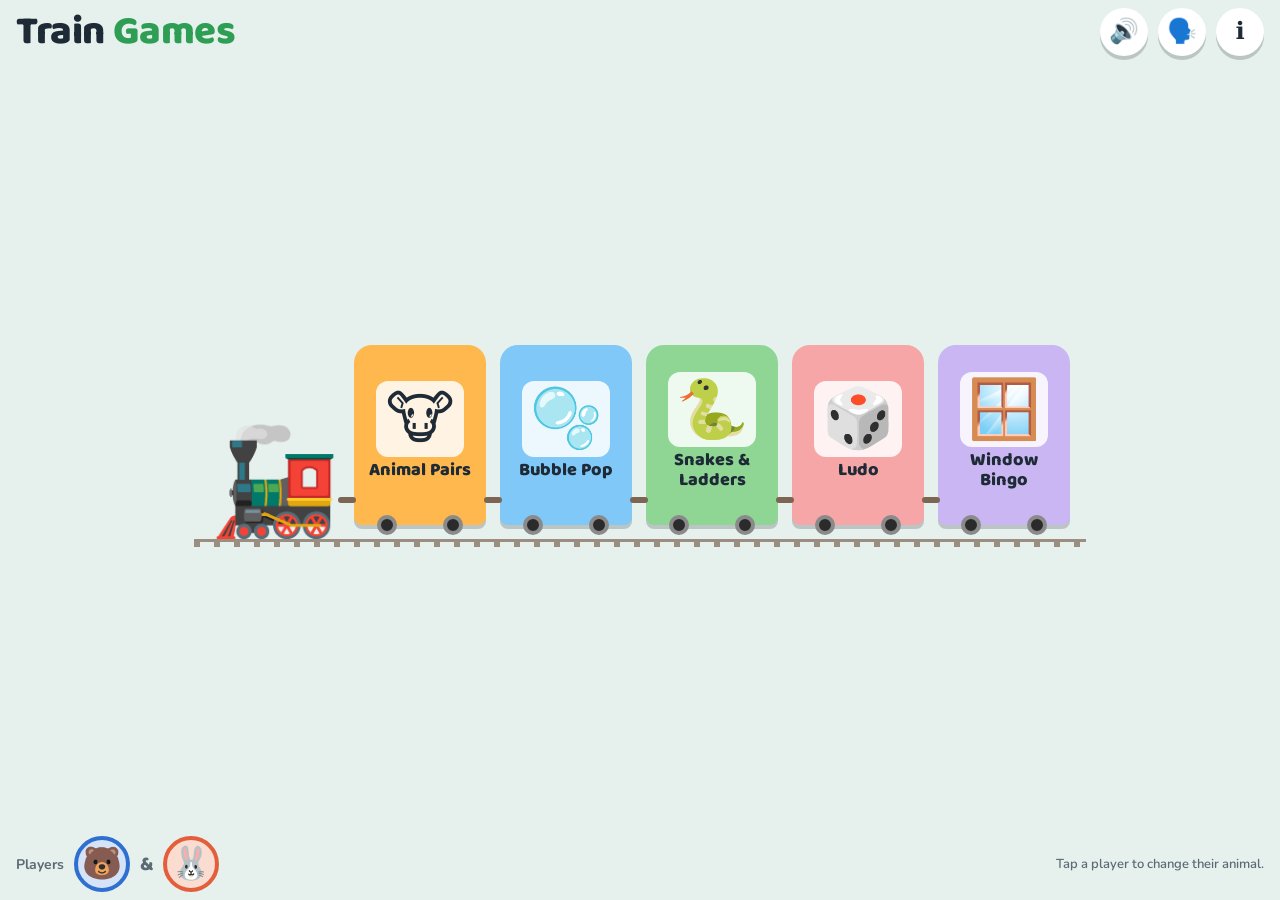
<file: web/index.html>
<!doctype html>
<html lang="en-GB">
<head>
<meta charset="utf-8">
<meta name="viewport" content="width=device-width, initial-scale=1, maximum-scale=1, user-scalable=no, viewport-fit=cover">
<meta name="apple-mobile-web-app-capable" content="yes">
<meta name="mobile-web-app-capable" content="yes">
<meta name="apple-mobile-web-app-status-bar-style" content="black-translucent">
<meta name="apple-mobile-web-app-title" content="Train Games">
<title>Train Games</title>
<link rel="manifest" href="manifest.webmanifest">
<link rel="apple-touch-icon" href="icon-180.png">
<link rel="preconnect" href="https://fonts.googleapis.com">
<link rel="preconnect" href="https://fonts.gstatic.com" crossorigin>
<link rel="stylesheet" href="https://fonts.googleapis.com/css2?family=Baloo+2:wght@600;800&family=Nunito:wght@600;700;800&display=swap">
<link rel="stylesheet" href="style.css">
</head>
<body>
<div id="app"></div>
<script src="app.js"></script>
<script>
  if ('serviceWorker' in navigator && location.protocol === 'https:') {
    navigator.serviceWorker.register('sw.js').catch(() => {});
  }
</script>
</body>
</html>
</file>
<file: web/style.css>
/* Layout: a toy train on a track where each carriage is a game. Games fill the
   screen under a slim turn bar, sized for an iPhone held sideways. */
:root {
  --bg: #E6F0EC;
  --surface: #FFFFFF;
  --ink: #1E2B36;
  --muted: #5A6B75;
  --line: #C6D6D0;
  --scrim: rgba(230, 240, 236, .88);
  --p0: #2F6FD0;
  --p0-soft: #D5E3F8;
  --p1: #E35F3B;
  --p1-soft: #FADCD1;
  --sun: #FFC23D;
  --sun-soft: #FFF0C7;
  --leaf: #2F9E55;
  --track: #7C6553;
  --sq-a: #FFF3CC;
  --sq-b: #DCEFE2;
  --sq-c: #DEE9FA;
  --sq-d: #FADFE8;
  --b1: #7FC8F8;
  --b2: #FF9EC7;
  --b3: #9BE38E;
  --b4: #FFD166;
  --l0: #E5484D; --l0-soft: #FBD9DA;
  --l1: #2F9E55; --l1-soft: #D3EFDC;
  --l2: #F2B91F; --l2-soft: #FCEFC4;
  --l3: #2F6FD0; --l3-soft: #D5E3F8;
  --cell: #FFFFFF; --cell-line: #C6D6D0;
  --display: "Baloo 2", "Chalkboard SE", "Comic Sans MS", ui-rounded, system-ui, sans-serif;
  --body: "Nunito", ui-rounded, system-ui, -apple-system, sans-serif;
  --radius: 18px;
  --press: 0 4px 0 rgba(30, 43, 54, .22);
}
@media (prefers-color-scheme: dark) {
  :root:not([data-theme="light"]) {
    --bg: #13212B; --surface: #1D2F3C; --ink: #EAF1F2; --muted: #9DB0BA; --line: #33495A;
    --scrim: rgba(19, 33, 43, .9);
    --p0: #6EA2F2; --p0-soft: #22385A; --p1: #FF8A66; --p1-soft: #4A2B23;
    --sun: #FFD067; --sun-soft: #4A3D1C; --leaf: #5BC27D; --track: #B39A85;
    --sq-a: #3A3622; --sq-b: #20382B; --sq-c: #233249; --sq-d: #3F2833;
    --press: 0 4px 0 rgba(0, 0, 0, .45);
    --l0: #FF6B6F; --l0-soft: #4A2426; --l1: #5BC27D; --l1-soft: #1F3B2A;
    --l2: #FFD067; --l2-soft: #4A3D1C; --l3: #6EA2F2; --l3-soft: #22385A;
    --cell: #1D2F3C; --cell-line: #33495A;
    color-scheme: dark;
  }
}
:root[data-theme="dark"] {
  --bg: #13212B; --surface: #1D2F3C; --ink: #EAF1F2; --muted: #9DB0BA; --line: #33495A;
  --scrim: rgba(19, 33, 43, .9);
  --p0: #6EA2F2; --p0-soft: #22385A; --p1: #FF8A66; --p1-soft: #4A2B23;
  --sun: #FFD067; --sun-soft: #4A3D1C; --leaf: #5BC27D; --track: #B39A85;
  --sq-a: #3A3622; --sq-b: #20382B; --sq-c: #233249; --sq-d: #3F2833;
  --press: 0 4px 0 rgba(0, 0, 0, .45);
  --l0: #FF6B6F; --l0-soft: #4A2426; --l1: #5BC27D; --l1-soft: #1F3B2A;
  --l2: #FFD067; --l2-soft: #4A3D1C; --l3: #6EA2F2; --l3-soft: #22385A;
  --cell: #1D2F3C; --cell-line: #33495A;
  color-scheme: dark;
}

html, body { height: 100%; }
body {
  margin: 0;
  background: var(--bg);
  color: var(--ink);
  font: 16px/1.3 var(--body);
  overflow: hidden;
  -webkit-user-select: none;
  user-select: none;
  -webkit-touch-callout: none;
  -webkit-tap-highlight-color: transparent;
  touch-action: manipulation;
  overscroll-behavior: none;
}
#app {
  box-sizing: border-box;
  height: 100%;
  padding-left: max(16px, env(safe-area-inset-left, 0px));
  padding-right: max(16px, env(safe-area-inset-right, 0px));
  padding-block: 8px;
}
button {
  font: inherit;
  color: inherit;
  cursor: pointer;
  touch-action: manipulation;
}
button:focus-visible { outline: 4px solid var(--sun); outline-offset: 3px; }
h1, h2, h3 { font-family: var(--display); margin: 0; line-height: 1.05; text-wrap: balance; }

.screen { height: 100%; display: flex; flex-direction: column; gap: 8px; }

/* ---------- Shared bits ---------- */
.icon-btn {
  width: 48px; height: 48px; flex: none;
  border-radius: 50%;
  border: 0;
  background: var(--surface);
  box-shadow: var(--press);
  font-size: 24px;
  display: grid; place-items: center;
}
.icon-btn[aria-pressed="false"] { opacity: .55; }
.icon-btn:active { transform: translateY(2px); box-shadow: none; }

.hold { position: relative; }
.hold svg { position: absolute; inset: -4px; width: 56px; height: 56px; transform: rotate(-90deg); pointer-events: none; }
.hold circle { fill: none; stroke: var(--sun); stroke-width: 5; stroke-dasharray: 160; stroke-dashoffset: 160; }
.hold.holding circle { stroke-dashoffset: 0; transition: stroke-dashoffset 1.2s linear; }
.hold-tip {
  position: absolute; left: 54px; top: 50%; transform: translateY(-50%);
  white-space: nowrap; font: 700 13px var(--body);
  background: var(--ink); color: var(--bg); padding: 4px 8px; border-radius: 8px;
  opacity: 0; pointer-events: none; transition: opacity .2s;
  z-index: 5;
}
.hold.hint .hold-tip { opacity: 1; }

.seat0 { --seat: var(--p0); --seat-soft: var(--p0-soft); }
.seat1 { --seat: var(--p1); --seat-soft: var(--p1-soft); }

/* ---------- Home ---------- */
.home { justify-content: space-between; }
.home-head { display: flex; align-items: center; justify-content: space-between; gap: 12px; }
.wordmark { font-size: clamp(24px, 7vh, 40px); font-weight: 800; letter-spacing: -.01em; }
.wordmark span { color: var(--leaf); }
.home-tools { display: flex; gap: 10px; }

.train {
  position: relative;
  display: grid;
  grid-template-columns: auto repeat(var(--cars, 3), minmax(0, 1fr));
  align-items: end;
  gap: 14px;
  padding-bottom: 12px;
  max-width: 860px;
  width: 100%;
  margin-inline: auto;
}
.train::after {
  content: "";
  position: absolute; left: -16px; right: -16px; bottom: 0; height: 8px;
  background:
    linear-gradient(var(--track), var(--track)) top / 100% 3px no-repeat,
    repeating-linear-gradient(90deg, var(--track) 0 6px, transparent 6px 20px) bottom / 100% 5px no-repeat;
  opacity: .7;
}
.engine { font-size: clamp(52px, 20vh, 104px); line-height: .9; margin-bottom: 4px; }
.carriage {
  position: relative;
  height: clamp(108px, 40vh, 180px);
  border: 0;
  border-radius: 18px 18px 8px 8px;
  background: var(--car, var(--leaf));
  color: #1E2B36;
  box-shadow: var(--press);
  display: flex; flex-direction: column; align-items: center; justify-content: center; gap: 4px;
  padding: 10px 8px 18px;
  margin-bottom: 10px;
}
.carriage::before { /* coupling to the carriage in front */
  content: ""; position: absolute; left: -16px; bottom: 22px; width: 18px; height: 6px;
  background: var(--track); border-radius: 3px;
}
.carriage:active { transform: translateY(3px); box-shadow: none; }
.carriage-window {
  width: 76%; aspect-ratio: 4 / 3; max-height: 62%;
  background: rgba(255, 255, 255, .85);
  border-radius: 12px;
  display: grid; place-items: center;
  font-size: clamp(30px, 11vh, 58px);
}
.carriage-name { font: 800 clamp(13px, 3.6vh, 18px)/1.1 var(--display); text-align: center; }
.wheels { position: absolute; bottom: -10px; left: 0; right: 0; display: flex; justify-content: space-around; }
.wheels i { width: 20px; height: 20px; border-radius: 50%; background: #2B2B2B; border: 4px solid #8A8A8A; box-sizing: border-box; }
.c-pairs { --car: #FFB84D; }
.c-bubbles { --car: #7FC8F8; }
.c-snakes { --car: #8FD694; }
.c-ludo { --car: #F7A6A8; }
.c-bingo { --car: #C9B6F2; }

.home-foot { display: flex; align-items: center; justify-content: space-between; gap: 12px; flex-wrap: wrap; }
.players { display: flex; align-items: center; gap: 10px; }
.players-label { font: 700 14px var(--body); color: var(--muted); }
.seat-btn {
  width: 56px; height: 56px; border-radius: 50%;
  border: 4px solid var(--seat); background: var(--seat-soft);
  font-size: 32px; display: grid; place-items: center; padding: 0;
}
.seat-btn:active { transform: scale(.94); }
.amp { font: 800 20px var(--display); color: var(--muted); }
.tip { font: 600 13px var(--body); color: var(--muted); max-width: 32ch; }

@media (orientation: portrait) {
  .train { grid-template-columns: repeat(2, minmax(0, 1fr)); gap: 12px 20px; }
  .engine { display: none; }
  .carriage { height: 124px; }
  .carriage-window { font-size: 40px; }
  .carriage:nth-of-type(odd)::before { display: none; }
}

/* ---------- Setup ---------- */
.setup-head { display: flex; align-items: center; gap: 12px; }
.setup-head h1 { font-size: clamp(24px, 7vh, 36px); }
.setup-body {
  flex: 1; min-height: 0;
  display: grid; grid-template-columns: minmax(0, 1fr) auto; gap: 16px;
  align-items: center;
}
.setup-groups { display: flex; flex-direction: column; gap: 12px; overflow: auto; max-height: 100%; padding: 4px; }
.group-label { font: 700 13px var(--body); color: var(--muted); text-transform: uppercase; letter-spacing: .06em; margin-bottom: 6px; }
.choices { display: flex; flex-wrap: wrap; gap: 10px; }
.choice {
  min-width: 92px; min-height: 60px;
  padding: 6px 14px;
  border-radius: 16px;
  border: 3px solid var(--line);
  background: var(--surface);
  display: flex; align-items: center; gap: 8px;
  font: 800 18px var(--display);
}
.choice .choice-icon { font-size: 28px; }
.choice small { display: block; font: 600 12px var(--body); color: var(--muted); }
.choice[aria-pressed="true"] { border-color: var(--ink); background: var(--sun-soft); }
.setup-actions { display: flex; flex-direction: column; gap: 12px; align-items: stretch; }
.play-btn {
  min-width: 150px; min-height: 84px;
  border: 0; border-radius: 24px;
  background: var(--sun); color: #1E2B36;
  font: 800 26px var(--display);
  box-shadow: var(--press);
  display: flex; align-items: center; justify-content: center; gap: 10px;
  padding: 8px 20px;
}
.play-btn.secondary { background: var(--surface); color: var(--ink); min-height: 60px; font-size: 18px; }
.play-btn:active { transform: translateY(3px); box-shadow: none; }
@media (orientation: portrait) {
  .setup-body { grid-template-columns: 1fr; align-content: start; }
}

/* ---------- Game frame ---------- */
.topbar { flex: none; display: flex; align-items: center; justify-content: space-between; gap: 8px; min-height: 56px; }
.topbar-spacer { width: 48px; flex: none; }
.chips { display: flex; gap: 12px; justify-content: center; min-width: 0; }
.chip {
  display: flex; align-items: center; gap: 6px;
  padding: 3px 12px 3px 3px;
  border-radius: 999px;
  background: var(--surface);
  border: 3px solid transparent;
  opacity: .55;
  transition: opacity .25s, transform .25s, border-color .25s;
  min-width: 0;
}
.chip.active { opacity: 1; border-color: var(--seat); transform: scale(1.06); }
.chip-face {
  width: 42px; height: 42px; flex: none; border-radius: 50%;
  background: var(--seat-soft);
  display: grid; place-items: center; font-size: 28px;
}
.chip.active .chip-face { animation: bob 1.1s ease-in-out infinite; }
.chip-bag { font-size: 18px; letter-spacing: -3px; white-space: nowrap; overflow: hidden; max-width: 26vw; min-height: 1em; }
.chip-bag:empty::before { content: "\00a0"; }
.game-body { flex: 1; min-height: 0; position: relative; }

@keyframes bob { 50% { transform: translateY(-4px) rotate(-6deg); } }

/* ---------- Animal Pairs ---------- */
.pairs-grid {
  position: absolute; inset: 0;
  display: grid; place-content: center;
  gap: var(--gap, 8px);
  grid-template-columns: repeat(var(--cols, 4), var(--cw, 80px));
  grid-auto-rows: var(--ch, 100px);
}
.card { border: 0; background: none; padding: 0; perspective: 700px; }
.card-inner { position: relative; width: 100%; height: 100%; transition: transform .35s, opacity .4s; transform-style: preserve-3d; }
.card.up .card-inner { transform: rotateY(180deg); }
.face {
  position: absolute; inset: 0;
  border-radius: 12px;
  backface-visibility: hidden; -webkit-backface-visibility: hidden;
  display: grid; place-items: center;
  box-shadow: var(--press);
}
.face.back {
  background-color: var(--leaf);
  background-image: radial-gradient(circle, rgba(255, 255, 255, .35) 0 22%, transparent 24%);
  background-size: 18px 18px;
  border: 3px solid rgba(255, 255, 255, .5);
  box-sizing: border-box;
}
.face.front { transform: rotateY(180deg); background: var(--surface); font-size: calc(var(--cw, 80px) * .62); }
.card.gone { pointer-events: none; }
.card.gone .card-inner { opacity: 0; transform: rotateY(180deg) scale(.5); }
.card.wobble .card-inner { animation: wobble .5s; }
@keyframes wobble {
  0%, 100% { transform: rotateY(180deg) rotate(0); }
  25% { transform: rotateY(180deg) rotate(-7deg); }
  75% { transform: rotateY(180deg) rotate(7deg); }
}
.flyer {
  position: fixed; left: 0; top: 0; z-index: 20; pointer-events: none;
  font-size: 48px; line-height: 1;
  transition: transform .6s cubic-bezier(.5, -0.3, .6, 1), opacity .6s;
}

/* ---------- Bubble Pop ---------- */
.bubbles { position: absolute; inset: 0; display: flex; gap: 8px; touch-action: none; }
.half { flex: 1; position: relative; overflow: hidden; border-radius: var(--radius); background: var(--seat-soft); }
.half-mark { position: absolute; top: 6px; left: 10px; font-size: 34px; opacity: .55; pointer-events: none; }
.half.seat1 .half-mark { left: auto; right: 10px; }
.jar { flex: 0 0 60px; display: flex; flex-direction: column; align-items: center; gap: 3px; }
.jar-lid { width: 72%; height: 10px; border-radius: 5px; background: var(--track); flex: none; }
.jar-glass {
  flex: 1; width: 100%; box-sizing: border-box;
  border: 4px solid var(--line); border-radius: 10px 10px 22px 22px;
  background: var(--surface);
  overflow: hidden;
  display: flex; flex-direction: column-reverse;
}
.jar-glass i { flex: 0 0 calc(100% / var(--target, 20)); animation: drop .35s ease-out; }
.jar-glass i.s0 { background: var(--p0); }
.jar-glass i.s1 { background: var(--p1); }
@keyframes drop { from { transform: scaleY(0); } }
.bubble { position: absolute; left: 0; top: 0; width: var(--d); height: var(--d); will-change: transform; }
.bubble-skin {
  width: 100%; height: 100%; border-radius: 50%;
  background:
    radial-gradient(circle at 32% 28%, rgba(255, 255, 255, .95) 0 9%, rgba(255, 255, 255, .3) 10% 26%, transparent 27%),
    radial-gradient(circle, transparent 52%, var(--tint) 100%);
  box-shadow: inset 0 0 0 3px var(--tint);
  display: grid; place-items: center;
  font-size: calc(var(--d) * .42);
}
.bubble.popped .bubble-skin { animation: pop .25s forwards; }
@keyframes pop { to { transform: scale(1.5); opacity: 0; } }
@media (orientation: portrait) {
  .bubbles { flex-direction: column; }
  .jar { flex: 0 0 44px; flex-direction: row; }
  .jar-lid { width: 10px; height: 72%; }
  .jar-glass { height: 100%; flex-direction: row; border-radius: 10px 22px 22px 10px; }
  .jar-glass i { flex-basis: calc(100% / var(--target, 20)); }
}

/* ---------- Snakes & Ladders ---------- */
.snl { position: absolute; inset: 0; display: flex; gap: 12px; }
.board-wrap {
  flex: 1; min-width: 0;
  overflow: auto; display: flex;
  border-radius: 12px;
  overscroll-behavior: contain;
  -webkit-overflow-scrolling: touch;
}
.board {
  margin: auto; flex: none; position: relative;
  display: grid;
  grid-template-columns: repeat(var(--cols), var(--s));
  grid-auto-rows: var(--s);
  border-radius: 12px; overflow: hidden;
}
.sq { position: relative; box-sizing: border-box; padding: 2px 4px; font: 800 calc(var(--s) * .24)/1 var(--body); color: var(--muted); }
.sq.k0 { background: var(--sq-a); }
.sq.k1 { background: var(--sq-b); }
.sq.k2 { background: var(--sq-c); }
.sq.k3 { background: var(--sq-d); }
.sq.finish::after, .sq.start::after {
  position: absolute; inset: 0; display: grid; place-items: center;
  font-size: calc(var(--s) * .5);
}
.sq.finish::after { content: "🏁"; }
.sq.start::after { content: "⭐"; opacity: .7; }
.board svg { position: absolute; inset: 0; width: 100%; height: 100%; pointer-events: none; overflow: visible; }
.counter { position: absolute; left: 0; top: 0; width: calc(var(--s) * .64); height: calc(var(--s) * .64); z-index: 2; pointer-events: none; will-change: transform; }
.counter.moving { transition: transform .28s ease-out; }
.counter.current { z-index: 3; }
.counter-face {
  width: 100%; height: 100%; box-sizing: border-box; border-radius: 50%;
  background: var(--seat-soft); border: 3px solid var(--seat);
  display: grid; place-items: center; font-size: calc(var(--s) * .44);
  box-shadow: 0 3px 0 rgba(0, 0, 0, .25);
}
.counter.current .counter-face { box-shadow: 0 0 0 4px var(--sun), 0 3px 0 rgba(0, 0, 0, .25); }
.counter-face.hop { animation: hop .3s ease-out; }
@keyframes hop { 50% { transform: translateY(-45%) scale(1.12); } }
.panel { flex: 0 0 150px; display: flex; flex-direction: column; align-items: center; justify-content: center; gap: 10px; }
.panel-face {
  width: 76px; height: 76px; border-radius: 50%;
  background: var(--seat-soft); border: 4px solid var(--seat);
  display: grid; place-items: center; font-size: 46px;
  transition: background .3s, border-color .3s;
}
.die {
  width: 116px; height: 116px; box-sizing: border-box;
  border-radius: 24px; border: 4px solid var(--ink);
  background: var(--surface);
  box-shadow: var(--press);
  display: grid; grid-template: repeat(3, 1fr) / repeat(3, 1fr);
  padding: 14px; gap: 4px;
}
.die:active { transform: translateY(3px); box-shadow: none; }
.pip { border-radius: 50%; background: var(--ink); transform: scale(0); transition: transform .15s, opacity .2s; }
.pip.on { transform: scale(1); }
.pip.used { opacity: .15; transform: scale(.7); }
.die.ready { animation: nudge 1.6s ease-in-out infinite; }
.die.hopping { border-color: var(--seat); }
.die.rolling { animation: shake .14s linear infinite; }
.panel-hint { font: 800 17px var(--display); color: var(--muted); text-align: center; min-height: 1.2em; }
@keyframes nudge { 0%, 70%, 100% { transform: scale(1); } 80% { transform: scale(1.07) rotate(-4deg); } 90% { transform: scale(1.07) rotate(4deg); } }
@keyframes shake { 25% { transform: rotate(-8deg); } 75% { transform: rotate(8deg); } }
@media (orientation: portrait) {
  .snl { flex-direction: column; }
  .panel { flex: none; flex-direction: row; }
  .die { width: 96px; height: 96px; }
}

/* ---------- Ludo ---------- */
.lc0 { --seat: var(--l0); --seat-soft: var(--l0-soft); }
.lc1 { --seat: var(--l1); --seat-soft: var(--l1-soft); }
.lc2 { --seat: var(--l2); --seat-soft: var(--l2-soft); }
.lc3 { --seat: var(--l3); --seat-soft: var(--l3-soft); }
.chip-face { position: relative; }
.chip.cpu .chip-face::after { content: "🤖"; position: absolute; right: -6px; bottom: -6px; font-size: 15px; }
.ludo { position: absolute; inset: 0; display: flex; gap: 10px; }
.ludo-side { flex: none; display: flex; }
.game-ludo .topbar { flex-direction: column; justify-content: flex-start; gap: 10px; }
.game-ludo .topbar-spacer { display: none; }
.game-ludo .chips { flex-direction: column; gap: 6px; }
.game-ludo .chip { padding: 2px; flex-direction: column; gap: 0; border-radius: 26px; }
.game-ludo .chip-face { width: 38px; height: 38px; font-size: 24px; }
.game-ludo .chip-bag { font-size: 10px; letter-spacing: 0; color: var(--seat); }
.game-ludo .chip-bag:empty { display: none; }
.game-ludo .die { border-color: var(--seat); }
.ludo-wrap { flex: 1; min-width: 0; min-height: 0; display: flex; align-items: center; justify-content: center; }
.ludo-board { position: relative; flex: none; }
.ludo-board svg { position: absolute; inset: 0; width: 100%; height: 100%; }
.ludo-token { position: absolute; left: 0; top: 0; width: calc(var(--cs) * .9); height: calc(var(--cs) * .9); z-index: 2; pointer-events: none; will-change: transform; }
.ludo-token.moving { transition: transform .18s ease-out; }
.ludo-token.slow { transition: transform .6s ease-in-out; }
.ludo-token-face {
  width: 100%; height: 100%; box-sizing: border-box; border-radius: 50%;
  background: var(--seat); border: 2px solid var(--cell);
  display: grid; place-items: center; font-size: calc(var(--cs) * .58);
  box-shadow: 0 2px 0 rgba(0, 0, 0, .3);
}
.ludo-token.movable { z-index: 4; }
.ludo-token.movable .ludo-token-face { animation: pulse .9s ease-in-out infinite; box-shadow: 0 0 0 3px var(--ink); }
@keyframes pulse { 50% { transform: scale(1.3); } }
@media (orientation: portrait) {
  .ludo { flex-direction: column; }
  .game-ludo .topbar { flex-direction: row; width: 100%; }
  .game-ludo .chips { flex-direction: row; }
  .ludo .panel { flex: none; flex-direction: row; }
}

/* ---------- Window Bingo ---------- */
.bingo { position: absolute; inset: 0; display: flex; gap: 16px; }
.bingo-wrap { flex: 1; min-width: 0; min-height: 0; display: flex; align-items: center; justify-content: center; }
.bingo-grid { flex: none; display: grid; grid-template-columns: repeat(var(--n), 1fr); gap: 6px; }
.bingo-cell {
  position: relative; border: 0; padding: 0;
  border-radius: 14px;
  background: var(--surface);
  box-shadow: var(--press);
  display: grid; place-items: center;
  -webkit-touch-callout: none;
}
.bingo-cell:active { transform: translateY(2px); box-shadow: none; }
.bingo-cell.rare { background: var(--sun-soft); box-shadow: var(--press), inset 0 0 0 3px var(--sun); }
.bingo-pic { font-size: calc(var(--cellsize) * .5); line-height: 1; transition: opacity .3s, transform .3s; }
.bingo-stamp {
  position: absolute; right: 4%; bottom: 4%;
  font-size: calc(var(--cellsize) * .34);
  transform: scale(0) rotate(-30deg); transition: transform .35s cubic-bezier(.3, 1.6, .5, 1);
  pointer-events: none;
}
.bingo-cell.stamped { background: var(--sq-b); }
.bingo-cell.stamped .bingo-pic { opacity: .55; transform: scale(.88); }
.bingo-cell.stamped .bingo-stamp { transform: scale(1) rotate(0); }
.bingo-cell.in-line { box-shadow: var(--press), inset 0 0 0 4px var(--leaf); }
.bingo-cell.swapped .bingo-pic { animation: wobble-in .4s; }
@keyframes wobble-in { from { transform: scale(.3) rotate(-20deg); opacity: 0; } }
.bingo-side { flex: 0 0 140px; display: flex; flex-direction: column; align-items: center; justify-content: center; gap: 8px; text-align: center; }
.bingo-count { font: 800 34px var(--display); font-variant-numeric: tabular-nums; }
.bingo-hint { font: 800 16px var(--display); color: var(--muted); }
@media (orientation: portrait) {
  .bingo { flex-direction: column; }
  .bingo-side { flex: none; flex-direction: row; gap: 16px; }
}

/* ---------- Celebration & dialogs ---------- */
.overlay {
  position: fixed; inset: 0; z-index: 30;
  background: var(--scrim);
  display: grid; place-items: center;
  padding: 16px max(16px, env(safe-area-inset-right, 0px)) 16px max(16px, env(safe-area-inset-left, 0px));
  animation: fade .3s;
}
@keyframes fade { from { opacity: 0; } }
.overlay-card {
  position: relative; z-index: 1;
  background: var(--surface);
  border-radius: 28px;
  padding: 18px 26px;
  box-shadow: var(--press);
  display: flex; flex-direction: column; align-items: center; gap: 10px;
  max-width: min(520px, 100%);
  max-height: 100%; overflow: auto; box-sizing: border-box;
  text-align: center;
}
.overlay-card h2 { font-size: clamp(26px, 8vh, 40px); }
.overlay-card p { margin: 0; color: var(--muted); font-weight: 700; }
.cheer-faces { display: flex; gap: 18px; font-size: clamp(44px, 16vh, 72px); }
.cheer-faces span { animation: jump .7s ease-in-out infinite; }
.cheer-faces span:nth-child(even) { animation-delay: .35s; }
@keyframes jump { 50% { transform: translateY(-14px) rotate(8deg); } }
.overlay-actions { display: flex; flex-wrap: wrap; justify-content: center; gap: 14px; }
.overlay-actions .play-btn { min-width: 120px; min-height: 64px; font-size: 22px; }
.haul { display: flex; flex-direction: column; gap: 4px; font-size: 22px; }
.haul div { display: flex; align-items: center; gap: 8px; justify-content: center; }
.confetti { position: fixed; inset: 0; pointer-events: none; overflow: hidden; }
.confetti span { position: absolute; top: -40px; font-size: 26px; animation: fall linear forwards; }
@keyframes fall { to { transform: translateY(115vh) rotate(540deg); } }
.help-list { text-align: left; margin: 0; padding-left: 20px; display: grid; gap: 6px; font-weight: 600; max-width: 42ch; }

@media (prefers-reduced-motion: reduce) {
  *, *::before, *::after { animation-duration: .01ms !important; animation-iteration-count: 1 !important; transition-duration: .01ms !important; }
}
</file>
